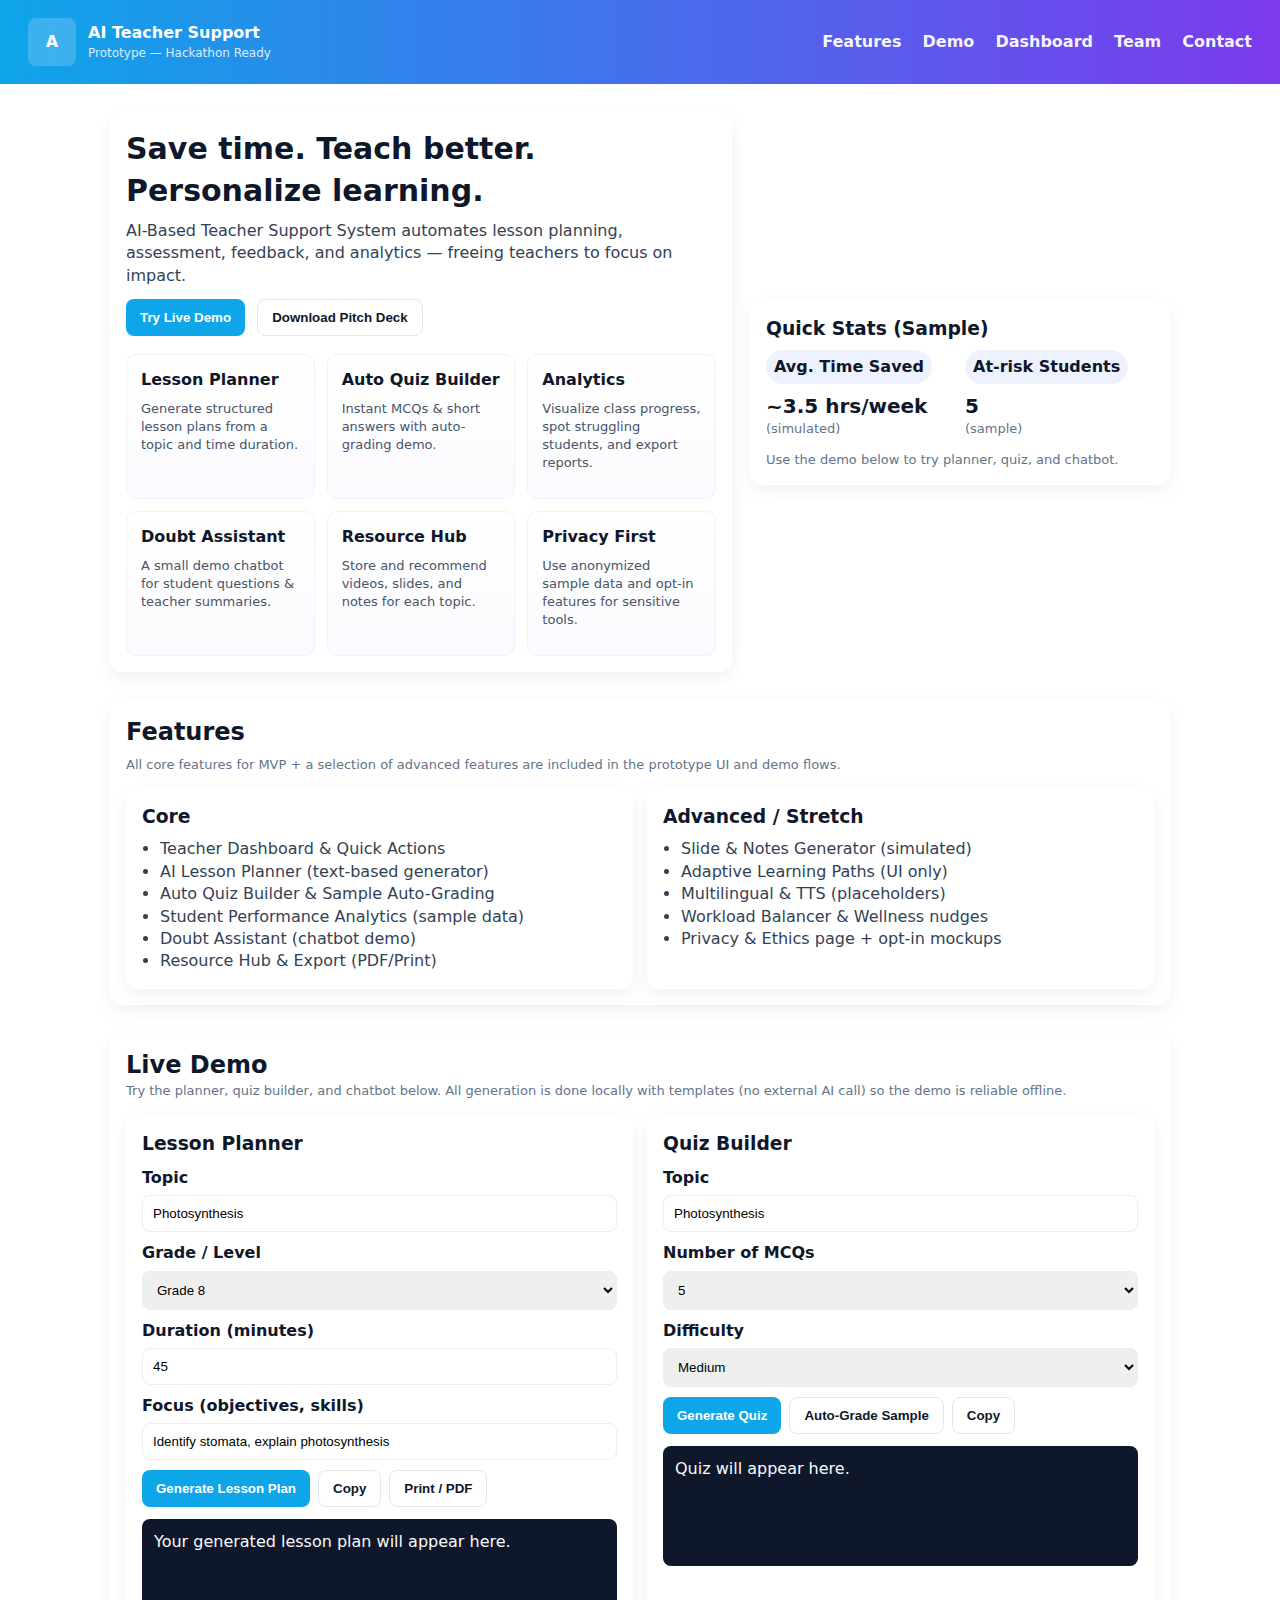
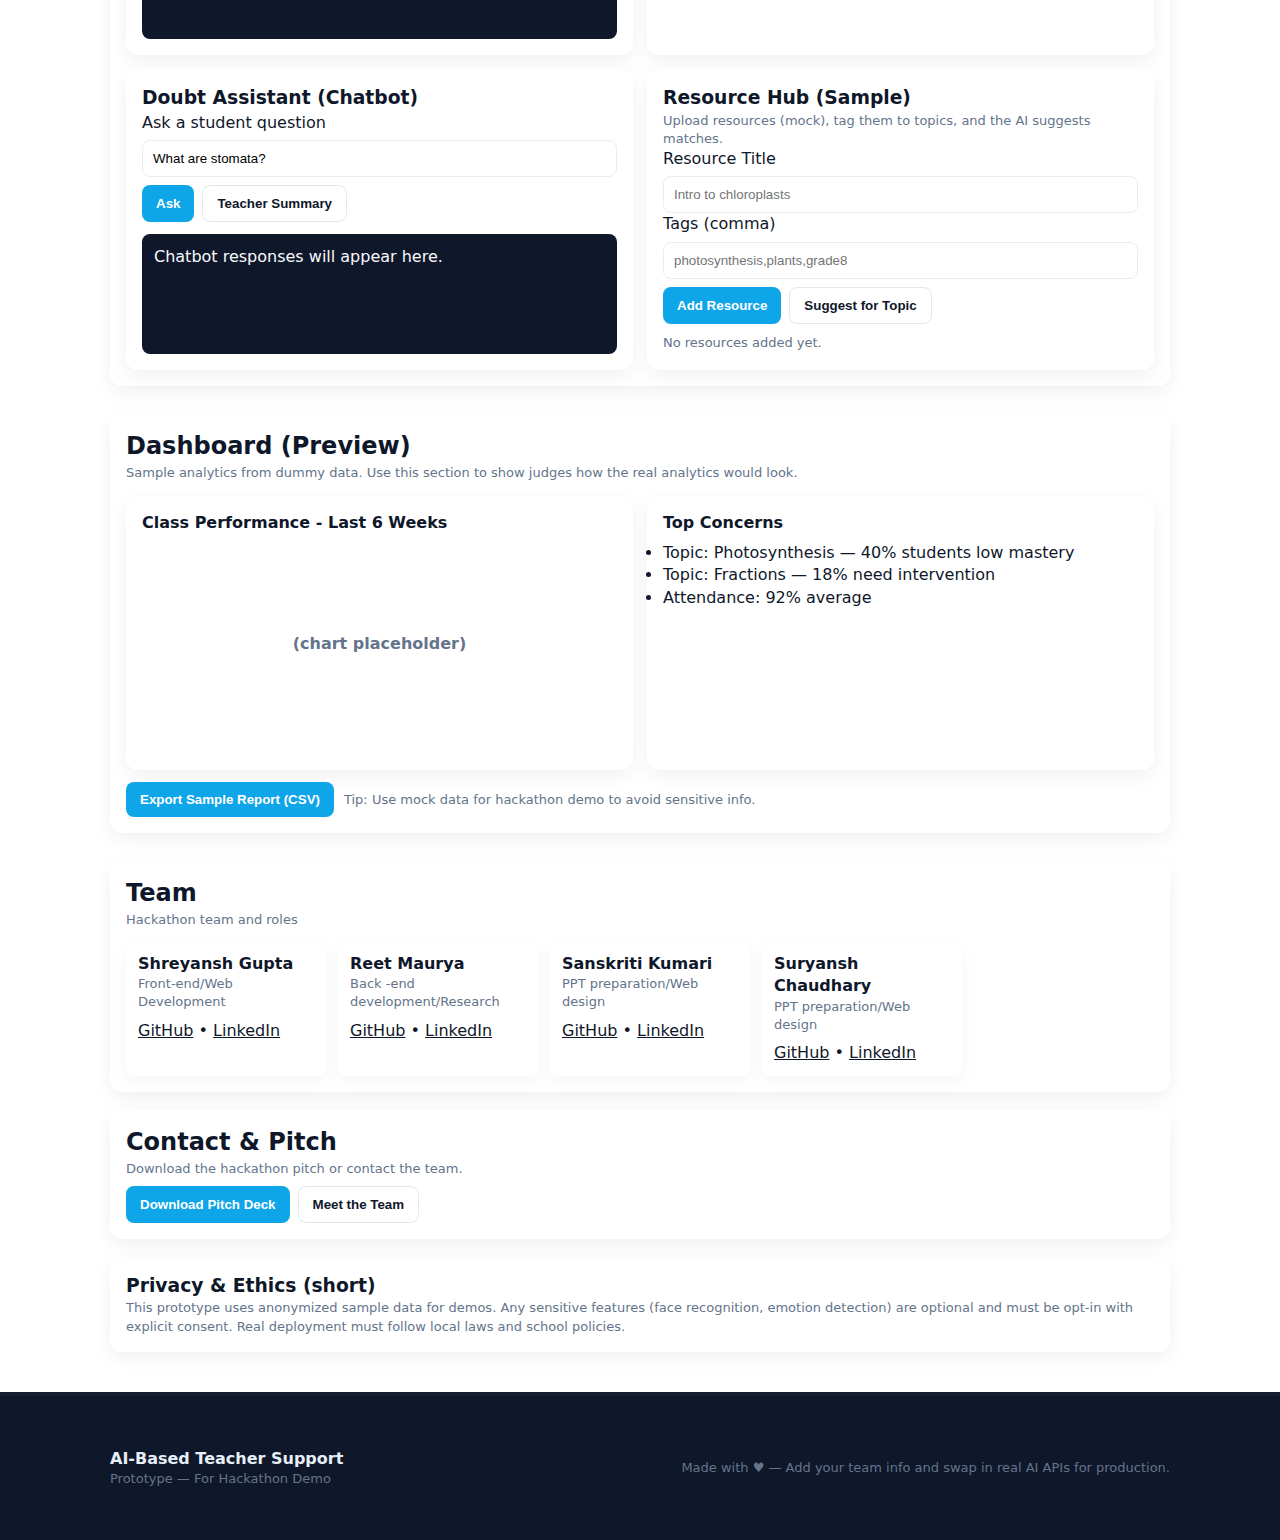
<file: index.html>
<!doctype html>
<html lang="en">
<head>
  <meta charset="utf-8" />
  <meta name="viewport" content="width=device-width, initial-scale=1" />
  <title>AI-Based Teacher Support System — Prototype</title>
  <meta name="description" content="Prototype for AI-Based Teacher Support System — lesson planner, quiz builder, analytics, chatbot, resources, and demo dashboard." />
  <link rel="stylesheet" href="css/styles.css">
</head>
<body>
  <header>
    <div class="brand">
      <div class="logo">A</div>
      <div>
        <div style="font-weight:800">AI Teacher Support</div>
        <div style="font-size:12px;color:rgba(255,255,255,0.85)">Prototype — Hackathon Ready</div>
      </div>
    </div>
    <nav>
      <a href="#features">Features</a>
      <a href="#demo">Demo</a>
      <a href="#dashboard">Dashboard</a>
      <a href="#team">Team</a>
      <a href="#contact">Contact</a>
    </nav>
  </header>

  <main class="container">
    <!-- HERO -->
    <section class="hero grid two-col">
      <div class="hero-left card">
        <h1>Save time. Teach better. Personalize learning.</h1>
        <p>AI-Based Teacher Support System automates lesson planning, assessment, feedback, and analytics — freeing teachers to focus on impact.</p>
        <div class="cta">
          <button class="btn" onclick="document.getElementById('demo').scrollIntoView({behavior:'smooth'})">Try Live Demo</button>
          <button class="btn secondary" onclick="downloadPitch()">Download Pitch Deck</button>
        </div>

        <div class="features" style="margin-top:18px">
          <div class="feature"><h4>Lesson Planner</h4><p>Generate structured lesson plans from a topic and time duration.</p></div>
          <div class="feature"><h4>Auto Quiz Builder</h4><p>Instant MCQs & short answers with auto-grading demo.</p></div>
          <div class="feature"><h4>Analytics</h4><p>Visualize class progress, spot struggling students, and export reports.</p></div>
          <div class="feature"><h4>Doubt Assistant</h4><p>A small demo chatbot for student questions & teacher summaries.</p></div>
          <div class="feature"><h4>Resource Hub</h4><p>Store and recommend videos, slides, and notes for each topic.</p></div>
          <div class="feature"><h4>Privacy First</h4><p>Use anonymized sample data and opt-in features for sensitive tools.</p></div>
        </div>
      </div>

      <aside class="card">
        <h3 style="margin-bottom:8px">Quick Stats (Sample)</h3>
        <div style="display:flex;gap:10px;margin-bottom:12px">
          <div style="flex:1">
            <div class="chip">Avg. Time Saved</div>
            <div style="font-size:20px;font-weight:800;margin-top:8px">~3.5 hrs/week</div>
            <div class="muted">(simulated)</div>
          </div>
          <div style="flex:1">
            <div class="chip">At-risk Students</div>
            <div style="font-size:20px;font-weight:800;margin-top:8px">5</div>
            <div class="muted">(sample)</div>
          </div>
        </div>
        <div class="muted">Use the demo below to try planner, quiz, and chatbot.</div>
      </aside>
    </section>

    <!-- FEATURES DETAIL -->
    <section id="features" style="margin-top:28px">
      <div class="card">
        <h2>Features</h2>
        <p class="muted" style="margin-top:6px">All core features for MVP + a selection of advanced features are included in the prototype UI and demo flows.</p>

        <div style="display:grid;grid-template-columns:1fr 1fr;gap:14px;margin-top:14px">
          <div class="card">
            <h3>Core</h3>
            <ul style="margin-top:8px;list-style:disc;margin-left:18px;color:#334155">
              <li>Teacher Dashboard & Quick Actions</li>
              <li>AI Lesson Planner (text-based generator)</li>
              <li>Auto Quiz Builder & Sample Auto-Grading</li>
              <li>Student Performance Analytics (sample data)</li>
              <li>Doubt Assistant (chatbot demo)</li>
              <li>Resource Hub & Export (PDF/Print)</li>
            </ul>
          </div>
          <div class="card">
            <h3>Advanced / Stretch</h3>
            <ul style="margin-top:8px;list-style:disc;margin-left:18px;color:#334155">
              <li>Slide & Notes Generator (simulated)</li>
              <li>Adaptive Learning Paths (UI only)</li>
              <li>Multilingual & TTS (placeholders)</li>
              <li>Workload Balancer & Wellness nudges</li>
              <li>Privacy & Ethics page + opt-in mockups</li>
            </ul>
          </div>
        </div>
      </div>
    </section>

    <!-- DEMO -->
    <section id="demo" style="margin-top:28px">
      <div class="card">
        <h2>Live Demo</h2>
        <p class="muted">Try the planner, quiz builder, and chatbot below. All generation is done locally with templates (no external AI call) so the demo is reliable offline.</p>

        <div style="display:grid;grid-template-columns:1fr 1fr;gap:14px;margin-top:14px">
          <!-- Lesson Planner -->
          <div class="card">
            <h3>Lesson Planner</h3>
            <div class="demo-controls">
              <label>Topic</label>
              <input id="lp-topic" type="text" placeholder="e.g. Photosynthesis" value="Photosynthesis">

              <label>Grade / Level</label>
              <select id="lp-grade"><option>Grade 6</option><option selected>Grade 8</option><option>High School</option><option>College</option></select>

              <label>Duration (minutes)</label>
              <input id="lp-duration" type="text" placeholder="e.g. 45" value="45">

              <label>Focus (objectives, skills)</label>
              <input id="lp-focus" type="text" placeholder="e.g. Identify stomata, explain photosynthesis" value="Identify stomata, explain photosynthesis">

              <div style="margin-top:10px;display:flex;gap:8px">
                <button class="btn" onclick="generateLesson()">Generate Lesson Plan</button>
                <button class="btn secondary" onclick="copyToClipboard('lesson-output')">Copy</button>
                <button class="btn secondary" onclick="printArea('lesson-output')">Print / PDF</button>
              </div>

              <div id="lesson-output" class="output" style="min-height:120px;margin-top:12px">Your generated lesson plan will appear here.</div>
            </div>
          </div>

          <!-- Quiz Builder -->
          <div class="card">
            <h3>Quiz Builder</h3>
            <div class="demo-controls">
              <label>Topic</label>
              <input id="q-topic" type="text" placeholder="e.g. Photosynthesis" value="Photosynthesis">
              <label>Number of MCQs</label>
              <select id="q-count"><option>3</option><option selected>5</option><option>8</option></select>
              <label>Difficulty</label>
              <select id="q-diff"><option>Easy</option><option selected>Medium</option><option>Hard</option></select>

              <div style="margin-top:10px;display:flex;gap:8px">
                <button class="btn" onclick="generateQuiz()">Generate Quiz</button>
                <button class="btn secondary" onclick="gradeSampleAnswers()">Auto-Grade Sample</button>
                <button class="btn secondary" onclick="copyToClipboard('quiz-output')">Copy</button>
              </div>

              <div id="quiz-output" class="output" style="min-height:120px;margin-top:12px">Quiz will appear here.</div>
            </div>
          </div>
        </div>

        <div style="display:grid;grid-template-columns:1fr 1fr;gap:14px;margin-top:14px">
          <!-- Chatbot -->
          <div class="card">
            <h3>Doubt Assistant (Chatbot)</h3>
            <div>
              <label>Ask a student question</label>
              <input id="chat-input" type="text" placeholder="e.g. What are stomata?" value="What are stomata?">
              <div style="margin-top:8px;display:flex;gap:8px"><button class="btn" onclick="chatAsk()">Ask</button>
              <button class="btn secondary" onclick="summarizeDoubts()">Teacher Summary</button></div>

              <div id="chat-output" class="output" style="min-height:120px;margin-top:12px">Chatbot responses will appear here.</div>
            </div>
          </div>

          <!-- Resource Hub -->
          <div class="card">
            <h3>Resource Hub (Sample)</h3>
            <p class="muted">Upload resources (mock), tag them to topics, and the AI suggests matches.</p>
            <label>Resource Title</label>
            <input id="res-title" type="text" placeholder="Intro to chloroplasts">
            <label>Tags (comma)</label>
            <input id="res-tags" type="text" placeholder="photosynthesis,plants,grade8">
            <div style="margin-top:8px;display:flex;gap:8px"><button class="btn" onclick="addResource()">Add Resource</button>
            <button class="btn secondary" onclick="suggestResources()">Suggest for Topic</button></div>
            <div id="res-list" style="margin-top:10px"></div>
          </div>
        </div>
      </div>
    </section>

    <!-- DASHBOARD -->
    <section id="dashboard" style="margin-top:28px">
      <div class="card">
        <h2>Dashboard (Preview)</h2>
        <p class="muted">Sample analytics from dummy data. Use this section to show judges how the real analytics would look.</p>

        <div style="display:grid;grid-template-columns:1fr 1fr;gap:14px;margin-top:14px">
          <div class="card">
            <h4>Class Performance - Last 6 Weeks</h4>
            <div class="chart" id="chart-class">(chart placeholder)</div>
          </div>
          <div class="card">
            <h4>Top Concerns</h4>
            <ul style="margin-top:8px">
              <li>Topic: Photosynthesis — 40% students low mastery</li>
              <li>Topic: Fractions — 18% need intervention</li>
              <li>Attendance: 92% average</li>
            </ul>
          </div>
        </div>

        <div style="margin-top:12px;display:flex;gap:10px;align-items:center">
          <button class="btn" onclick="downloadCSV()">Export Sample Report (CSV)</button>
          <div class="muted">Tip: Use mock data for hackathon demo to avoid sensitive info.</div>
        </div>
      </div>
    </section>

    <!-- TEAM + CONTACT -->
    <section id="team" style="margin-top:28px">
      <div class="card">
        <h2>Team</h2>
        <p class="muted">Hackathon team and roles</p>
        <div style="display:flex;gap:12px;margin-top:12px;flex-wrap:wrap">
          <div style="flex:0 0 200px;background:#fff;border-radius:8px;padding:12px;box-shadow:0 6px 18px rgba(2,6,23,0.04)">
            <div style="font-weight:800">Shreyansh Gupta</div>
            <div class="muted">Front-end/Web Development</div>
            <div style="margin-top:8px"><a href="https://github.com/ShreyanshGupta205" target="_blank" rel="noopener noreferrer">GitHub</a> • <a href="https://www.linkedin.com/in/shreyanshgupta205/" target="_blank" rel="noopener noreferrer">LinkedIn</a></div>
          </div>
          <div style="flex:0 0 200px;background:#fff;border-radius:8px;padding:12px;box-shadow:0 6px 18px rgba(2,6,23,0.04)">
            <div style="font-weight:800">Reet Maurya</div>
            <div class="muted">Back -end development/Research</div>
            <div style="margin-top:8px"><a href="#" target="_blank" rel="noopener noreferrer">GitHub</a> • <a href="https://www.linkedin.com/in/reet1309/" target="_blank" rel="noopener noreferrer">LinkedIn</a></div>
          </div>
          <div style="flex:0 0 200px;background:#fff;border-radius:8px;padding:12px;box-shadow:0 6px 18px rgba(2,6,23,0.04)">
            <div style="font-weight:800">Sanskriti Kumari</div>
            <div class="muted">PPT preparation/Web design</div>
            <div style="margin-top:8px"><a href="https://github.com/sanskriti2005-bot" target="_blank" rel="noopener noreferrer">GitHub</a> • <a href="https://in.linkedin.com/in/sanskriti-singh-81b84131a" target="_blank" rel="noopener noreferrer">LinkedIn</a></div>
          </div>
          <div style="flex:0 0 200px;background:#fff;border-radius:8px;padding:12px;box-shadow:0 6px 18px rgba(2,6,23,0.04)">
            <div style="font-weight:800">Suryansh Chaudhary</div>
            <div class="muted">PPT preparation/Web design</div>
            <div style="margin-top:8px"><a href="https://github.com/suryanshchaudhary4" target="_blank" rel="noopener noreferrer">GitHub</a> • <a href="https://www.linkedin.com/in/suryansh-chaudhary-44913636a/" target="_blank" rel="noopener noreferrer">LinkedIn</a></div>
          </div>
        </div>
      </div>
    </section>

   

    <section id="contact" style="margin-top:18px">
      <div class="card">
        <h2>Contact & Pitch</h2>
        <p class="muted">Download the hackathon pitch or contact the team.</p>
        <div style="display:flex;gap:8px;flex-wrap:wrap;margin-top:8px">
          <button class="btn" onclick="downloadPitch()">Download Pitch Deck</button>
          <button class="btn secondary" onclick="window.location='#team'">Meet the Team</button>
        </div>
      </div>
    </section>

    <section id="privacy" style="margin-top:18px">
      <div class="card">
        <h3>Privacy & Ethics (short)</h3>
        <p class="muted">This prototype uses anonymized sample data for demos. Any sensitive features (face recognition, emotion detection) are optional and must be opt-in with explicit consent. Real deployment must follow local laws and school policies.</p>
      </div>
    </section>

  </main>

  <footer>
    <div class="container footer-grid">
      <div>
        <div style="font-weight:800">AI-Based Teacher Support</div>
        <div class="muted">Prototype — For Hackathon Demo</div>
      </div>
      <div class="muted">Made with ♥ — Add your team info and swap in real AI APIs for production.</div>
    </div>
  </footer>

  <script src="js/app.js"></script>
</body>
</html>
</file>
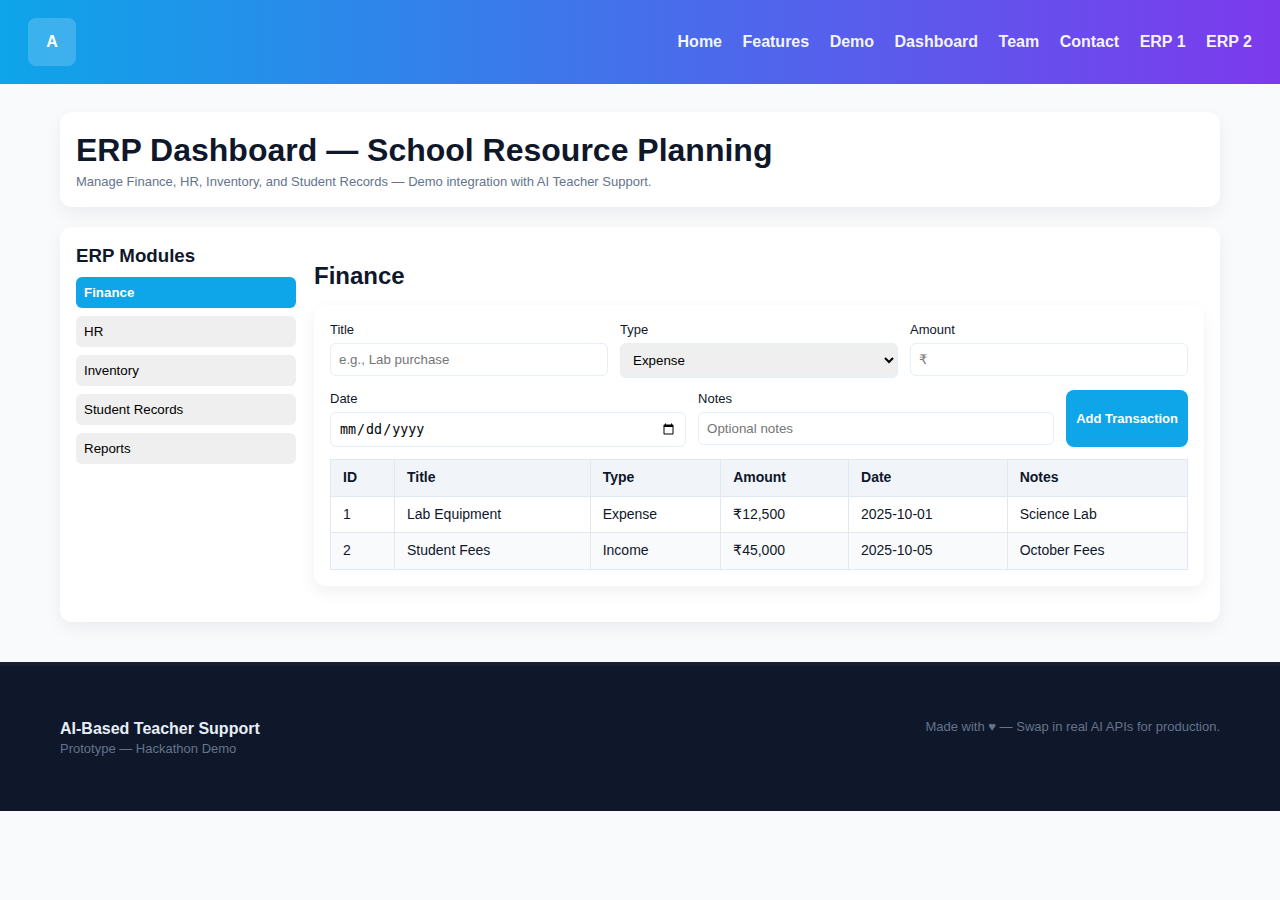
<file: ERP/ERP 1/index.html>
<!doctype html>
<html lang="en">
<head>
<meta charset="utf-8" />
<meta name="viewport" content="width=device-width, initial-scale=1" />
<title>ERP — AI-Based Teacher Support System</title>
<style>
  /* Basic Reset */
  * { box-sizing: border-box; margin:0; padding:0; }
  html, body { font-family: Inter, sans-serif; line-height:1.4; background:#f8fafc; color:#0f172a; }
  a { text-decoration:none; color:inherit; }

  /* Header */
  header { display:flex; justify-content:space-between; align-items:center; padding:18px 28px; background:linear-gradient(90deg,#0ea5e9,#7c3aed); color:white; }
  .logo { width:48px; height:48px; border-radius:8px; background: rgba(255,255,255,0.18); display:flex; justify-content:center; align-items:center; font-weight:700; }
  nav a { margin-left:16px; font-weight:600; color: rgba(255,255,255,0.95); }

  /* Container */
  .container { max-width:1200px; margin:28px auto; padding:0 20px; }
  .hero-left { margin-bottom:18px; }
  .hero h1 { font-size:28px; margin-bottom:8px; }
  .muted { color:#64748b; font-size:13px; }

  .card { background:white; border-radius:12px; box-shadow:0 6px 18px rgba(15,23,42,0.06); padding:16px; margin-bottom:20px; }
  .cta { display:flex; gap:12px; margin-bottom:18px; }
  .btn { background:#0ea5e9; color:white; border:none; padding:10px 14px; border-radius:8px; font-weight:700; cursor:pointer; }
  .btn.secondary { background:white; color:#0f172a; border:1px solid #e2e8f0; }
  .btn.small { padding:6px 10px; font-size:13px; }

  /* Sidebar & modules */
  .erp-container { display:flex; gap:18px; }
  .erp-sidebar { flex:0 0 220px; }
  .erp-sidebar h3 { margin-bottom:8px; }
  .erp-sidebar ul { list-style:none; }
  .erp-sidebar li { margin-bottom:8px; }
  .erp-sidebar button { width:100%; padding:8px; border:none; border-radius:6px; cursor:pointer; text-align:left; }
  .erp-sidebar button.active { background:#0ea5e9; color:white; font-weight:700; }

  .erp-main { flex:1; }
  .module { display:none; }
  .module[data-visible] { display:block; margin-top:16px; }
  .module-header { display:flex; justify-content:space-between; align-items:center; margin-bottom:12px; }
  .module-actions { display:flex; gap:10px; }

  /* Forms */
  .form-row { display:flex; gap:12px; margin-bottom:12px; flex-wrap:wrap; }
  .form-row label { display:flex; flex-direction:column; flex:1; font-size:13px; }
  .form-row input, .form-row select { padding:8px; border-radius:6px; border:1px solid #e6eef6; margin-top:4px; }

  /* Tables */
  .table-wrap { overflow-x:auto; margin-top:12px; }
  table { width:100%; border-collapse:collapse; font-size:14px; }
  thead { background:#f1f5f9; }
  th, td { padding:8px 12px; border:1px solid #e2e8f0; text-align:left; }
  th { font-weight:700; }
  tr:nth-child(even) { background:#f9fafb; }

  .report-output { background:#f1f5f9; padding:10px; white-space: pre-wrap; border-radius:6px; font-family: monospace; }

  /* Footer */
  footer { margin-top:40px; padding:24px; background:#0f172a; color:#e6eef6; border-top:4px solid rgba(255,255,255,0.03); }
  footer .footer-grid { display:flex; justify-content:space-between; flex-wrap:wrap; gap:12px; }
</style>
</head>
<body>

<header>
  <div class="logo">A</div>
  <nav>
      <a href="../index.html">Home</a>
      <a href="Features.html">Features</a>
      <a href="Demo.html">Demo</a>
      <a href="Dashboard.html">Dashboard</a>
      <a href="Team.html">Team</a>
      <a href="Contact.html">Contact</a>
      <a href="../ERP/ERP 1/index.html">ERP 1</a>
      <a href="../ERP/Erp 2/index.html">ERP 2</a>
    </nav>
</header>

<main class="container">
  <div class="hero-left card">
    <h1>ERP Dashboard — School Resource Planning</h1>
    <p class="muted">Manage Finance, HR, Inventory, and Student Records — Demo integration with AI Teacher Support.</p>
  </div>

  <div class="card erp-container">
    <!-- Sidebar -->
    <aside class="erp-sidebar">
      <h3>ERP Modules</h3>
      <ul>
        <li><button data-module="finance" class="mod-btn active">Finance</button></li>
        <li><button data-module="hr" class="mod-btn">HR</button></li>
        <li><button data-module="inventory" class="mod-btn">Inventory</button></li>
        <li><button data-module="student" class="mod-btn">Student Records</button></li>
        <li><button data-module="reports" class="mod-btn">Reports</button></li>
      </ul>
    </aside>

    <!-- Modules -->
    <section class="erp-main">
      <!-- Finance -->
      <div class="module" id="finance" data-visible>
        <div class="module-header"><h2>Finance</h2></div>
        <div class="module-body card">
          <div class="form-row">
            <label>Title <input id="fin-title" placeholder="e.g., Lab purchase"></label>
            <label>Type <select id="fin-type"><option>Expense</option><option>Income</option></select></label>
            <label>Amount <input id="fin-amount" type="number" placeholder="₹"></label>
          </div>
          <div class="form-row">
            <label>Date <input id="fin-date" type="date"></label>
            <label style="flex:1">Notes <input id="fin-notes" placeholder="Optional notes"></label>
            <button id="add-fin" class="btn small">Add Transaction</button>
          </div>
          <div class="table-wrap">
            <table id="fin-table">
              <thead><tr><th>ID</th><th>Title</th><th>Type</th><th>Amount</th><th>Date</th><th>Notes</th></tr></thead>
              <tbody>
                <tr><td>1</td><td>Lab Equipment</td><td>Expense</td><td>₹12,500</td><td>2025-10-01</td><td>Science Lab</td></tr>
                <tr><td>2</td><td>Student Fees</td><td>Income</td><td>₹45,000</td><td>2025-10-05</td><td>October Fees</td></tr>
              </tbody>
            </table>
          </div>
        </div>
      </div>

      <!-- HR -->
      <div class="module" id="hr">
        <div class="module-header"><h2>HR</h2></div>
        <div class="module-body card">
          <div class="form-row">
            <label>Name <input id="hr-name" placeholder="Full name"></label>
            <label>Role <select id="hr-role"><option>Teacher</option><option>Admin</option><option>Support</option></select></label>
            <label>Salary <input id="hr-salary" type="number"></label>
          </div>
          <div class="form-row">
            <label>Join Date <input id="hr-join" type="date"></label>
            <label style="flex:1">Notes <input id="hr-notes" placeholder="Optional notes"></label>
            <button id="add-hr" class="btn small">Add Staff</button>
          </div>
          <div class="table-wrap">
            <table id="hr-table">
              <thead><tr><th>ID</th><th>Name</th><th>Role</th><th>Salary</th><th>Joined</th></tr></thead>
              <tbody>
                <tr><td>1</td><td>Mr. Sharma</td><td>Teacher</td><td>₹35,000</td><td>2025-06-01</td></tr>
                <tr><td>2</td><td>Ms. Mehta</td><td>Admin</td><td>₹28,000</td><td>2025-07-15</td></tr>
              </tbody>
            </table>
          </div>
        </div>
      </div>

      <!-- Inventory -->
      <div class="module" id="inventory">
        <div class="module-header"><h2>Inventory</h2></div>
        <div class="module-body card">
          <div class="form-row">
            <label>Item Name <input id="inv-name"></label>
            <label>Category <input id="inv-cat"></label>
            <label>Qty <input id="inv-qty" type="number"></label>
          </div>
          <div class="form-row">
            <label>Location <input id="inv-loc"></label>
            <label style="flex:1">Notes <input id="inv-notes"></label>
            <button id="add-inv" class="btn small">Add Item</button>
          </div>
          <div class="table-wrap">
            <table id="inv-table">
              <thead><tr><th>ID</th><th>Item</th><th>Category</th><th>Qty</th><th>Location</th></tr></thead>
              <tbody>
                <tr><td>1</td><td>Chairs</td><td>Furniture</td><td>50</td><td>Classroom</td></tr>
                <tr><td>2</td><td>Notebooks</td><td>Stationery</td><td>200</td><td>Store Room</td></tr>
              </tbody>
            </table>
          </div>
        </div>
      </div>

      <!-- Student Records -->
      <div class="module" id="student">
        <div class="module-header"><h2>Student Records</h2></div>
        <div class="module-body card">
          <div class="form-row">
            <label>Name <input id="stu-name"></label>
            <label>Grade <input id="stu-grade" type="number" min="1" max="12"></label>
            <label>Roll <input id="stu-roll"></label>
          </div>
          <div class="form-row">
            <label>Parent <input id="stu-parent"></label>
            <label style="flex:1">Notes <input id="stu-notes"></label>
            <button id="add-stu" class="btn small">Add Student</button>
          </div>
          <div class="table-wrap">
            <table id="stu-table">
              <thead><tr><th>ID</th><th>Name</th><th>Grade</th><th>Roll</th><th>Parent</th></tr></thead>
              <tbody>
                <tr><td>1</td><td>Aman</td><td>6</td><td>12</td><td>Mr. Gupta</td></tr>
                <tr><td>2</td><td>Riya</td><td>7</td><td>7</td><td>Ms. Sharma</td></tr>
              </tbody>
            </table>
          </div>
        </div>
      </div>

      <!-- Reports -->
      <div class="module" id="reports">
        <div class="module-header"><h2>Reports</h2></div>
        <div class="module-body card">
          <button id="gen-report" class="btn small">Generate Combined Report</button>
          <pre id="report-output" class="report-output">No report generated yet.</pre>
        </div>
      </div>
    </section>
  </div>
</main>

<footer>
  <div class="container footer-grid">
    <div><div style="font-weight:800">AI-Based Teacher Support</div><div class="muted">Prototype — Hackathon Demo</div></div>
    <div class="muted">Made with ♥ — Swap in real AI APIs for production.</div>
  </div>
</footer>

<script>
  // Module toggle
  const buttons = document.querySelectorAll('.mod-btn');
  const modules = document.querySelectorAll('.module');
  buttons.forEach(btn=>{
    btn.addEventListener('click', ()=>{
      buttons.forEach(b=>b.classList.remove('active'));
      btn.classList.add('active');
      const target=btn.getAttribute('data-module');
      modules.forEach(m=>m.id===target?m.setAttribute('data-visible',''):m.removeAttribute('data-visible'));
    });
  });

  function addRow(tableId, values){
    const table = document.getElementById(tableId).querySelector('tbody');
    const id = table.rows.length + 1;
    const row = table.insertRow();
    row.innerHTML = `<td>${id}</td>` + values.map(v=>`<td>${v}</td>`).join('');
  }

  // Finance
  document.getElementById('add-fin').addEventListener('click',()=>{
    const title=document.getElementById('fin-title').value;
    const type=document.getElementById('fin-type').value;
    const amount=document.getElementById('fin-amount').value;
    const date=document.getElementById('fin-date').value;
    const notes=document.getElementById('fin-notes').value;
    if(!title||!amount||!date)return alert("Fill Title, Amount and Date");
    addRow('fin-table',[title,type,'₹'+amount,date,notes]);
    document.getElementById('fin-title').value='';document.getElementById('fin-amount').value='';document.getElementById('fin-date').value='';document.getElementById('fin-notes').value='';
  });

  // HR
  document.getElementById('add-hr').addEventListener('click',()=>{
    const name=document.getElementById('hr-name').value;
    const role=document.getElementById('hr-role').value;
    const salary=document.getElementById('hr-salary').value;
    const join=document.getElementById('hr-join').value;
    const notes=document.getElementById('hr-notes').value;
    if(!name||!salary||!join)return alert("Fill Name, Salary and Join Date");
    addRow('hr-table',[name,role,'₹'+salary,join,notes]);
    document.getElementById('hr-name').value='';document.getElementById('hr-salary').value='';document.getElementById('hr-join').value='';document.getElementById('hr-notes').value='';
  });

  // Inventory
  document.getElementById('add-inv').addEventListener('click',()=>{
    const name=document.getElementById('inv-name').value;
    const cat=document.getElementById('inv-cat').value;
    const qty=document.getElementById('inv-qty').value;
    const loc=document.getElementById('inv-loc').value;
    const notes=document.getElementById('inv-notes').value;
    if(!name||!qty)return alert("Fill Item Name and Qty");
    addRow('inv-table',[name,cat,qty,loc,notes]);
    document.getElementById('inv-name').value='';document.getElementById('inv-cat').value='';document.getElementById('inv-qty').value='';document.getElementById('inv-loc').value='';document.getElementById('inv-notes').value='';
  });

  // Student
  document.getElementById('add-stu').addEventListener('click',()=>{
    const name=document.getElementById('stu-name').value;
    const grade=document.getElementById('stu-grade').value;
    const roll=document.getElementById('stu-roll').value;
    const parent=document.getElementById('stu-parent').value;
    const notes=document.getElementById('stu-notes').value;
    if(!name||!grade||!roll)return alert("Fill Name, Grade and Roll");
    addRow('stu-table',[name,grade,roll,parent,notes]);
    document.getElementById('stu-name').value='';document.getElementById('stu-grade').value='';document.getElementById('stu-roll').value='';document.getElementById('stu-parent').value='';document.getElementById('stu-notes').value='';
  });

  // Reports
  document.getElementById('gen-report').addEventListener('click',()=>{
    const report=[];
    ['fin-table','hr-table','inv-table','stu-table'].forEach(id=>{
      const table=document.getElementById(id);
      [...table.rows].slice(1).forEach(r=>report.push([...r.cells].map(c=>c.textContent).join(',')));
    });
    document.getElementById('report-output').textContent=report.length?report.join('\n'):'No data available';
  });
</script>

</body>
</html>
</file>
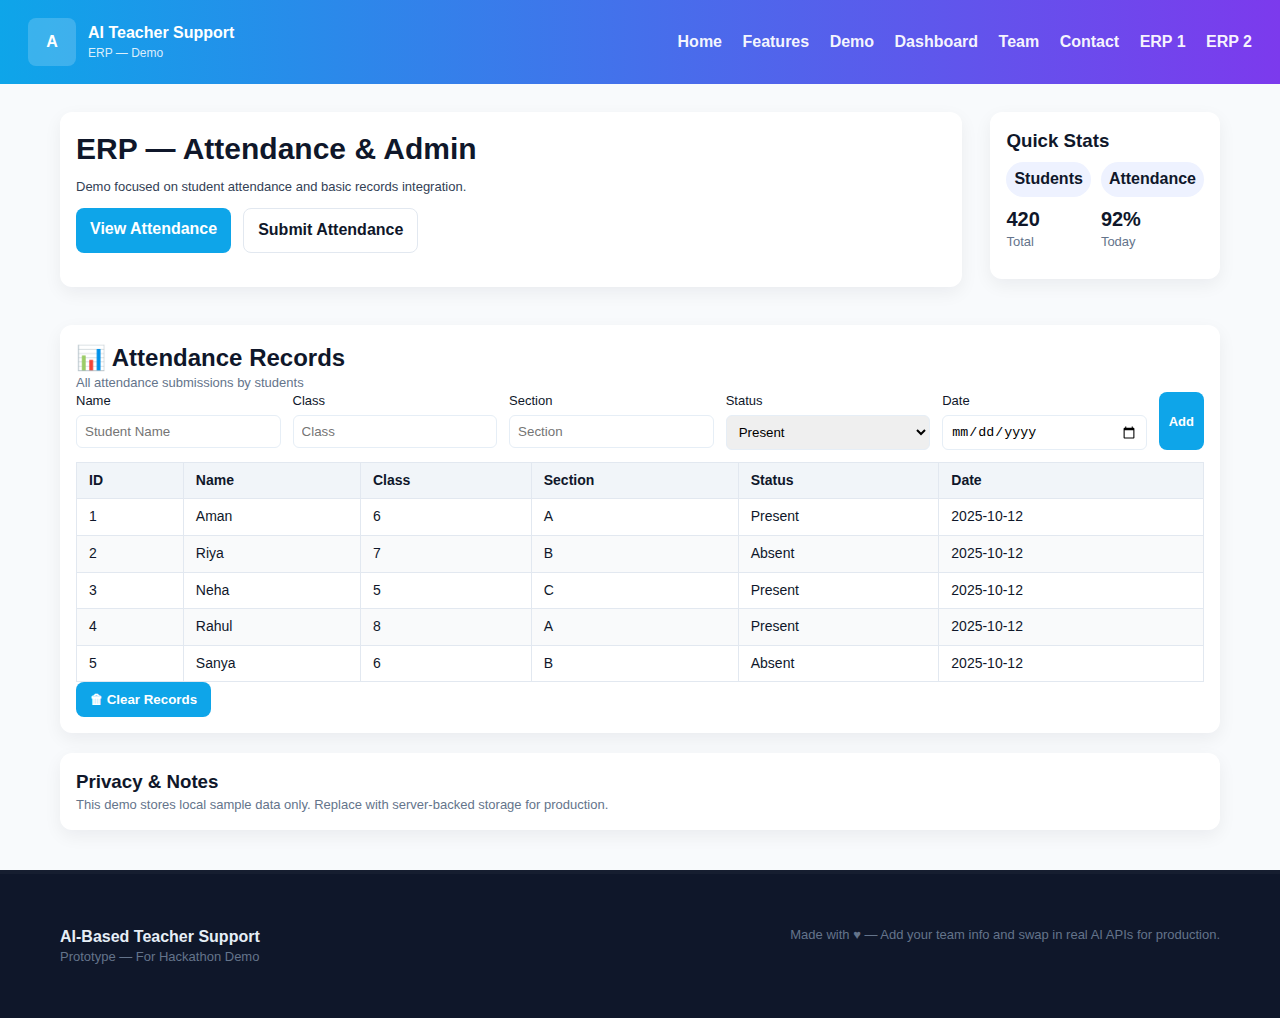
<file: ERP/Erp 2/index.html>
<!DOCTYPE html>
<html lang="en">
<head>
  <meta charset="UTF-8" />
  <meta name="viewport" content="width=device-width, initial-scale=1.0" />
  <title>ERP Dashboard | AI Teacher System</title>
  <style>
    /* Basic Reset */
    * { box-sizing: border-box; margin: 0; padding: 0; }
    html, body { font-family: Inter, sans-serif; line-height: 1.4; color: #0f172a; background: #f8fafc; }
    a { text-decoration: none; color: inherit; }

    /* Header */
    header { background: linear-gradient(90deg,#0ea5e9,#7c3aed); color: white; padding: 18px 28px; display: flex; justify-content: space-between; align-items: center; }
    header .brand { display: flex; gap: 12px; align-items: center; }
    .logo { width: 48px; height: 48px; border-radius: 8px; background: rgba(255,255,255,0.18); display: flex; justify-content: center; align-items: center; font-weight: 700; }
    nav a { margin-left: 16px; color: rgba(255,255,255,0.95); font-weight: 600; }

    /* Container & Hero */
    .container { max-width: 1200px; margin: 28px auto; padding: 0 20px; }
    .hero { display: flex; gap: 28px; align-items: flex-start; }
    .hero-left { flex: 1; }
    .hero h1 { font-size: 30px; margin-bottom: 8px; }
    .hero p { color: #334155; margin-bottom: 12px; }
    .cta { display: flex; gap: 12px; margin-bottom: 18px; }
    .btn { background: #0ea5e9; color: white; padding: 10px 14px; border-radius: 8px; font-weight: 700; border: none; cursor: pointer; }
    .btn.secondary { background: white; color: #0f172a; border: 1px solid #e2e8f0; }
    .btn.small { padding: 6px 10px; font-size: 13px; }

    /* Card */
    .card { background: white; border-radius: 12px; box-shadow: 0 6px 18px rgba(15,23,42,0.06); padding: 16px; margin-bottom: 20px; }

    /* Table */
    .table-wrapper { overflow-x: auto; margin-top: 12px; }
    table { width: 100%; border-collapse: collapse; font-size: 14px; }
    th, td { padding: 8px 12px; border: 1px solid #e2e8f0; text-align: left; }
    th { font-weight: 700; background: #f1f5f9; }
    tr:nth-child(even) { background: #f9fafb; }

    .muted { color: #64748b; font-size: 13px; }
    .chip { display: inline-block; padding: 6px 8px; background: #eef2ff; border-radius: 999px; font-weight: 700; color: #0f172a; }

    footer { margin-top: 40px; padding: 24px; background: #0f172a; color: #e6eef6; border-top: 4px solid rgba(255,255,255,0.03); }
    footer .footer-grid { display: flex; justify-content: space-between; flex-wrap: wrap; gap: 12px; }

    .form-row { display: flex; gap: 12px; margin-bottom: 12px; flex-wrap: wrap; }
    .form-row label { display: flex; flex-direction: column; flex: 1; font-size: 13px; }
    .form-row input, .form-row select { padding: 8px; border-radius: 6px; border: 1px solid #e6eef6; margin-top: 4px; }
  </style>
</head>
<body>

<header>
  <div class="brand">
    <div class="logo">A</div>
    <div>
      <div style="font-weight:800">AI Teacher Support</div>
      <div style="font-size:12px;color:rgba(255,255,255,0.85)">ERP — Demo</div>
    </div>
  </div>
  <nav>
      <a href="../index.html">Home</a>
      <a href="Features.html">Features</a>
      <a href="Demo.html">Demo</a>
      <a href="Dashboard.html">Dashboard</a>
      <a href="Team.html">Team</a>
      <a href="Contact.html">Contact</a>
      <a href="../ERP/ERP 1/index.html">ERP 1</a>
      <a href="../ERP/Erp 2/index.html">ERP 2</a>
    </nav>
</header>

<main class="container">
  <section class="hero grid two-col">
    <div class="hero-left card">
      <h1>ERP — Attendance & Admin</h1>
      <p class="muted">Demo focused on student attendance and basic records integration.</p>
      <div class="cta">
        <a class="btn" href="#attendanceTable">View Attendance</a>
        <a class="btn secondary" href="#">Submit Attendance</a>
      </div>
    </div>

    <aside class="card">
      <h3 style="margin-bottom:8px">Quick Stats</h3>
      <div style="display:flex;gap:10px;margin-bottom:12px">
        <div style="flex:1">
          <div class="chip">Students</div>
          <div style="font-size:20px;font-weight:800;margin-top:8px">420</div>
          <div class="muted">Total</div>
        </div>
        <div style="flex:1">
          <div class="chip">Attendance</div>
          <div style="font-size:20px;font-weight:800;margin-top:8px">92%</div>
          <div class="muted">Today</div>
        </div>
      </div>
    </aside>
  </section>

  <section class="card" style="margin-top:18px">
    <h2>📊 Attendance Records</h2>
    <p class="muted">All attendance submissions by students</p>

    <div class="form-row">
      <label>Name <input id="nameInput" placeholder="Student Name"></label>
      <label>Class <input id="classInput" placeholder="Class"></label>
      <label>Section <input id="sectionInput" placeholder="Section"></label>
      <label>Status 
        <select id="statusInput">
          <option>Present</option>
          <option>Absent</option>
        </select>
      </label>
      <label>Date <input id="dateInput" type="date"></label>
      <button class="btn small" id="addAttendance">Add</button>
    </div>

    <div class="table-wrapper">
      <table id="attendanceTable">
        <thead>
          <tr>
            <th>ID</th>
            <th>Name</th>
            <th>Class</th>
            <th>Section</th>
            <th>Status</th>
            <th>Date</th>
          </tr>
        </thead>
        <tbody></tbody>
      </table>
    </div>

    <button class="btn" id="clearData">🗑 Clear Records</button>
  </section>

  <section id="privacy" style="margin-top:18px">
    <div class="card">
      <h3>Privacy & Notes</h3>
      <p class="muted">This demo stores local sample data only. Replace with server-backed storage for production.</p>
    </div>
  </section>
</main>

<footer>
  <div class="container footer-grid">
    <div>
      <div style="font-weight:800">AI-Based Teacher Support</div>
      <div class="muted">Prototype — For Hackathon Demo</div>
    </div>
    <div class="muted">Made with ♥ — Add your team info and swap in real AI APIs for production.</div>
  </div>
</footer>

<script>
  const tableBody = document.querySelector("#attendanceTable tbody");

  // Initial sample data
  const attendanceData = [
    { name: "Aman", class: "6", section: "A", status: "Present", date: "2025-10-12" },
    { name: "Riya", class: "7", section: "B", status: "Absent", date: "2025-10-12" },
    { name: "Neha", class: "5", section: "C", status: "Present", date: "2025-10-12" },
    { name: "Rahul", class: "8", section: "A", status: "Present", date: "2025-10-12" },
    { name: "Sanya", class: "6", section: "B", status: "Absent", date: "2025-10-12" },
  ];

  function renderTable() {
    tableBody.innerHTML = "";
    attendanceData.forEach((item, index) => {
      const row = document.createElement("tr");
      row.innerHTML = `
        <td>${index + 1}</td>
        <td>${item.name}</td>
        <td>${item.class}</td>
        <td>${item.section}</td>
        <td>${item.status}</td>
        <td>${item.date}</td>
      `;
      tableBody.appendChild(row);
    });
  }

  renderTable();

  // Add new attendance
  document.getElementById("addAttendance").addEventListener("click", () => {
    const name = document.getElementById("nameInput").value;
    const cls = document.getElementById("classInput").value;
    const sec = document.getElementById("sectionInput").value;
    const status = document.getElementById("statusInput").value;
    const date = document.getElementById("dateInput").value;

    if(!name || !cls || !sec || !date) {
      return alert("Please fill all fields");
    }

    attendanceData.push({ name, class: cls, section: sec, status, date });
    renderTable();

    // Clear inputs
    document.getElementById("nameInput").value = "";
    document.getElementById("classInput").value = "";
    document.getElementById("sectionInput").value = "";
    document.getElementById("dateInput").value = "";
  });

  // Clear all records
  document.getElementById("clearData").addEventListener("click", () => {
    if(confirm("Are you sure you want to clear all records?")) {
      attendanceData.length = 0;
      renderTable();
    }
  });
</script>

</body>
</html>
</file>
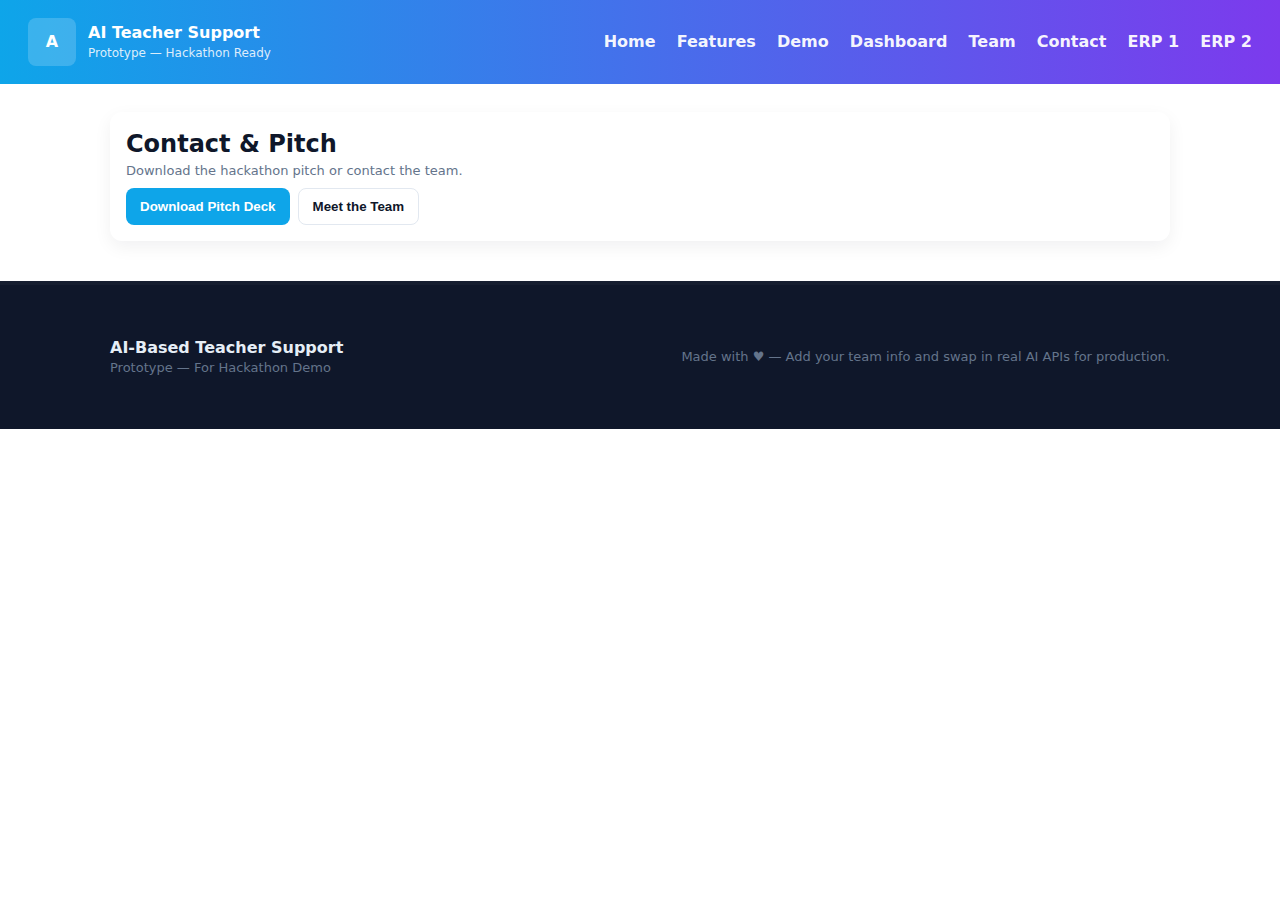
<file: Code/Contact.html>
<!doctype html>
<html lang="en">
<head>
  <meta charset="utf-8" />
  <meta name="viewport" content="width=device-width, initial-scale=1" />
  <title>Contact & Pitch — AI Teacher Support</title>
  <link rel="stylesheet" href="../css/styles.css">
</head>
<body>
  <header>
    <div class="brand">
      <div class="logo">A</div>
      <div>
        <div style="font-weight:800">AI Teacher Support</div>
        <div style="font-size:12px;color:rgba(255,255,255,0.85)">Prototype — Hackathon Ready</div>
      </div>
    </div>
    <nav>
      <a href="../index.html">Home</a>
      <a href="Features.html">Features</a>
      <a href="Demo.html">Demo</a>
      <a href="Dashboard.html">Dashboard</a>
      <a href="Team.html">Team</a>
      <a href="Contact.html">Contact</a>
      <a href="../ERP/ERP 1/index.html">ERP 1</a>
      <a href="../ERP/Erp 2/index.html">ERP 2</a>
    </nav>
  </header>

  <main class="container">
    <section id="contact" style="margin-top:18px">
      <div class="card">
        <h2>Contact & Pitch</h2>
        <p class="muted">Download the hackathon pitch or contact the team.</p>
        <div style="display:flex;gap:8px;flex-wrap:wrap;margin-top:8px">
          <button class="btn" onclick="downloadPitch()">Download Pitch Deck</button>
          <button class="btn secondary" onclick="window.location='Team.html'">Meet the Team</button>
        </div>
      </div>
    </section>
  </main>

  <footer>
    <div class="container footer-grid">
      <div>
        <div style="font-weight:800">AI-Based Teacher Support</div>
        <div class="muted">Prototype — For Hackathon Demo</div>
      </div>
      <div class="muted">Made with ♥ — Add your team info and swap in real AI APIs for production.</div>
    </div>
  </footer>

  <script src="../js/app.js"></script>
</body>
</html>
</file>
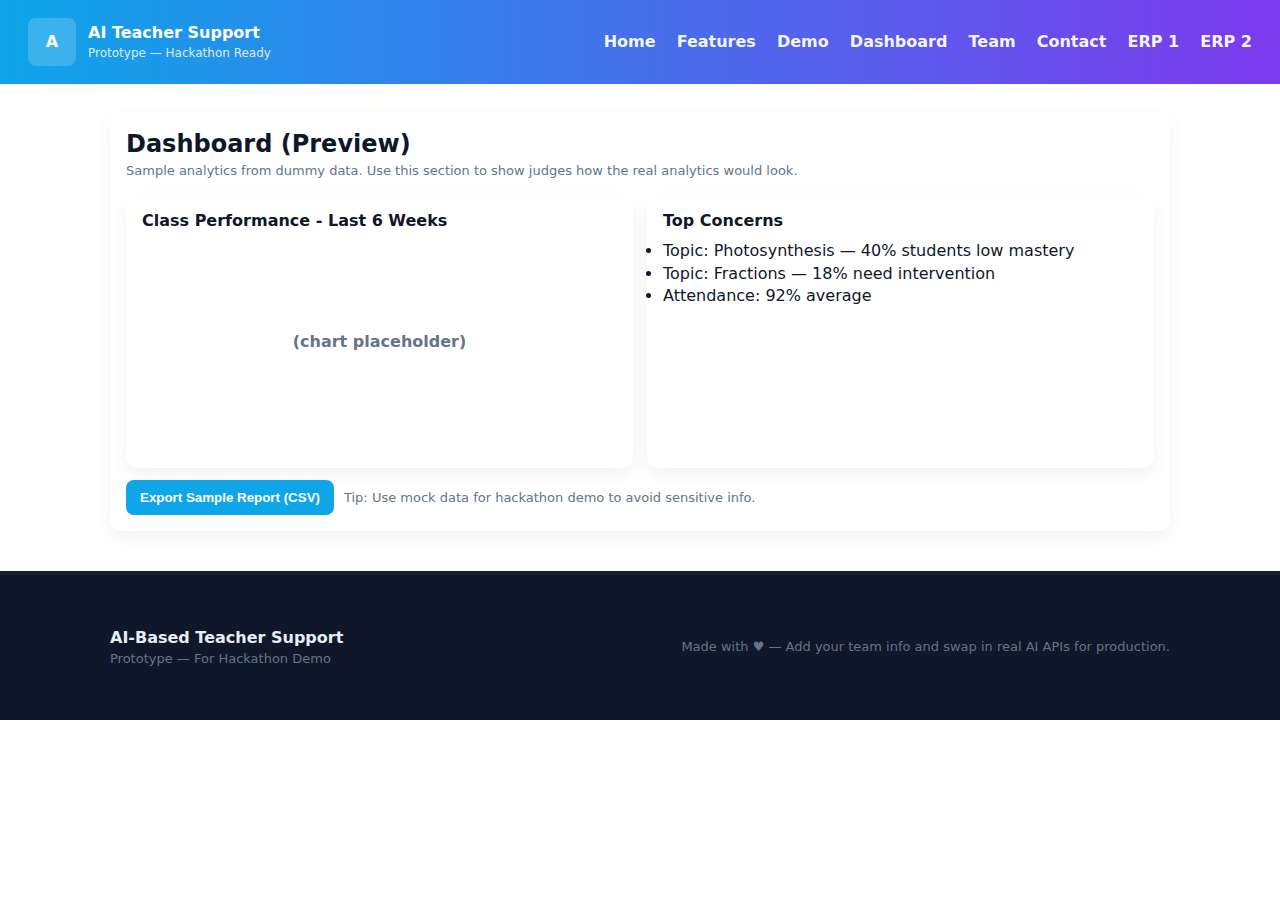
<file: Code/Dashboard.html>
<!doctype html>
<html lang="en">
<head>
  <meta charset="utf-8" />
  <meta name="viewport" content="width=device-width, initial-scale=1" />
  <title>Dashboard — AI Teacher Support</title>
  <link rel="stylesheet" href="../css/styles.css">
</head>
<body>
  <header>
    <div class="brand">
      <div class="logo">A</div>
      <div>
        <div style="font-weight:800">AI Teacher Support</div>
        <div style="font-size:12px;color:rgba(255,255,255,0.85)">Prototype — Hackathon Ready</div>
      </div>
    </div>
    <nav>
      <a href="../index.html">Home</a>
      <a href="Features.html">Features</a>
      <a href="Demo.html">Demo</a>
      <a href="Dashboard.html">Dashboard</a>
      <a href="Team.html">Team</a>
      <a href="Contact.html">Contact</a>
      <a href="../ERP/ERP 1/index.html">ERP 1</a>
      <a href="../ERP/Erp 2/index.html">ERP 2</a>
    </nav>
  </header>

  <main class="container">
    <section id="dashboard" style="margin-top:28px">
      <div class="card">
        <h2>Dashboard (Preview)</h2>
        <p class="muted">Sample analytics from dummy data. Use this section to show judges how the real analytics would look.</p>

        <div style="display:grid;grid-template-columns:1fr 1fr;gap:14px;margin-top:14px">
          <div class="card">
            <h4>Class Performance - Last 6 Weeks</h4>
            <div class="chart" id="chart-class">(chart placeholder)</div>
          </div>
          <div class="card">
            <h4>Top Concerns</h4>
            <ul style="margin-top:8px">
              <li>Topic: Photosynthesis — 40% students low mastery</li>
              <li>Topic: Fractions — 18% need intervention</li>
              <li>Attendance: 92% average</li>
            </ul>
          </div>
        </div>

        <div style="margin-top:12px;display:flex;gap:10px;align-items:center">
          <button class="btn" onclick="downloadCSV()">Export Sample Report (CSV)</button>
          <div class="muted">Tip: Use mock data for hackathon demo to avoid sensitive info.</div>
        </div>
      </div>
    </section>
  </main>

  <footer>
    <div class="container footer-grid">
      <div>
        <div style="font-weight:800">AI-Based Teacher Support</div>
        <div class="muted">Prototype — For Hackathon Demo</div>
      </div>
      <div class="muted">Made with ♥ — Add your team info and swap in real AI APIs for production.</div>
    </div>
  </footer>

  <script src="../js/app.js"></script>
</body>
</html>
</file>
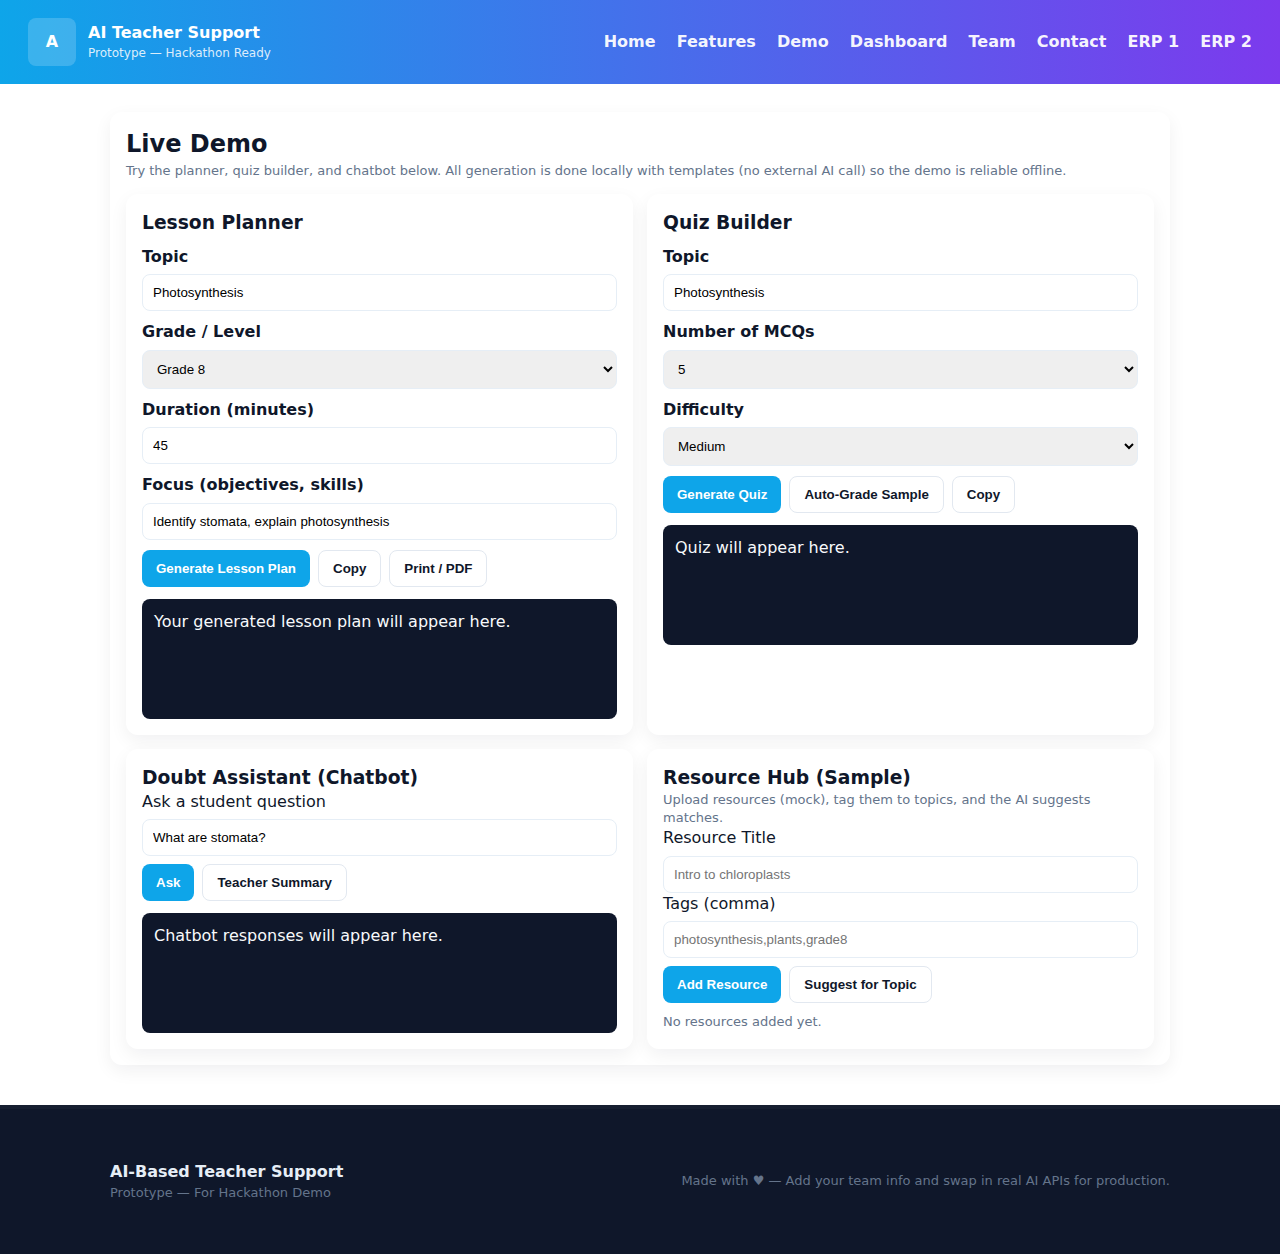
<file: Code/Demo.html>
<!doctype html>
<html lang="en">
<head>
  <meta charset="utf-8" />
  <meta name="viewport" content="width=device-width, initial-scale=1" />
  <title>Demo — AI Teacher Support</title>
  <link rel="stylesheet" href="../css/styles.css">
</head>
<body>
  <header>
    <div class="brand">
      <div class="logo">A</div>
      <div>
        <div style="font-weight:800">AI Teacher Support</div>
        <div style="font-size:12px;color:rgba(255,255,255,0.85)">Prototype — Hackathon Ready</div>
      </div>
    </div>
    <nav>
      <a href="../index.html">Home</a>
      <a href="Features.html">Features</a>
      <a href="Demo.html">Demo</a>
      <a href="Dashboard.html">Dashboard</a>
      <a href="Team.html">Team</a>
      <a href="Contact.html">Contact</a>
      <a href="../ERP/ERP 1/index.html">ERP 1</a>
      <a href="../ERP/Erp 2/index.html">ERP 2</a>
    </nav>
  </header>

  <main class="container">
    <section id="demo" style="margin-top:28px">
      <div class="card">
        <h2>Live Demo</h2>
        <p class="muted">Try the planner, quiz builder, and chatbot below. All generation is done locally with templates (no external AI call) so the demo is reliable offline.</p>

        <div style="display:grid;grid-template-columns:1fr 1fr;gap:14px;margin-top:14px">
          <!-- Lesson Planner -->
          <div class="card">
            <h3>Lesson Planner</h3>
            <div class="demo-controls">
              <label>Topic</label>
              <input id="lp-topic" type="text" placeholder="e.g. Photosynthesis" value="Photosynthesis">

              <label>Grade / Level</label>
              <select id="lp-grade"><option>Grade 6</option><option selected>Grade 8</option><option>High School</option><option>College</option></select>

              <label>Duration (minutes)</label>
              <input id="lp-duration" type="text" placeholder="e.g. 45" value="45">

              <label>Focus (objectives, skills)</label>
              <input id="lp-focus" type="text" placeholder="e.g. Identify stomata, explain photosynthesis" value="Identify stomata, explain photosynthesis">

              <div style="margin-top:10px;display:flex;gap:8px">
                <button class="btn" onclick="generateLesson()">Generate Lesson Plan</button>
                <button class="btn secondary" onclick="copyToClipboard('lesson-output')">Copy</button>
                <button class="btn secondary" onclick="printArea('lesson-output')">Print / PDF</button>
              </div>

              <div id="lesson-output" class="output" style="min-height:120px;margin-top:12px">Your generated lesson plan will appear here.</div>
            </div>
          </div>

          <!-- Quiz Builder -->
          <div class="card">
            <h3>Quiz Builder</h3>
            <div class="demo-controls">
              <label>Topic</label>
              <input id="q-topic" type="text" placeholder="e.g. Photosynthesis" value="Photosynthesis">
              <label>Number of MCQs</label>
              <select id="q-count"><option>3</option><option selected>5</option><option>8</option></select>
              <label>Difficulty</label>
              <select id="q-diff"><option>Easy</option><option selected>Medium</option><option>Hard</option></select>

              <div style="margin-top:10px;display:flex;gap:8px">
                <button class="btn" onclick="generateQuiz()">Generate Quiz</button>
                <button class="btn secondary" onclick="gradeSampleAnswers()">Auto-Grade Sample</button>
                <button class="btn secondary" onclick="copyToClipboard('quiz-output')">Copy</button>
              </div>

              <div id="quiz-output" class="output" style="min-height:120px;margin-top:12px">Quiz will appear here.</div>
            </div>
          </div>
        </div>

        <div style="display:grid;grid-template-columns:1fr 1fr;gap:14px;margin-top:14px">
          <!-- Chatbot -->
          <div class="card">
            <h3>Doubt Assistant (Chatbot)</h3>
            <div>
              <label>Ask a student question</label>
              <input id="chat-input" type="text" placeholder="e.g. What are stomata?" value="What are stomata?">
              <div style="margin-top:8px;display:flex;gap:8px"><button class="btn" onclick="chatAsk()">Ask</button>
              <button class="btn secondary" onclick="summarizeDoubts()">Teacher Summary</button></div>

              <div id="chat-output" class="output" style="min-height:120px;margin-top:12px">Chatbot responses will appear here.</div>
            </div>
          </div>

          <!-- Resource Hub -->
          <div class="card">
            <h3>Resource Hub (Sample)</h3>
            <p class="muted">Upload resources (mock), tag them to topics, and the AI suggests matches.</p>
            <label>Resource Title</label>
            <input id="res-title" type="text" placeholder="Intro to chloroplasts">
            <label>Tags (comma)</label>
            <input id="res-tags" type="text" placeholder="photosynthesis,plants,grade8">
            <div style="margin-top:8px;display:flex;gap:8px"><button class="btn" onclick="addResource()">Add Resource</button>
            <button class="btn secondary" onclick="suggestResources()">Suggest for Topic</button></div>
            <div id="res-list" style="margin-top:10px"></div>
          </div>
        </div>
      </div>
    </section>
  </main>

  <footer>
    <div class="container footer-grid">
      <div>
        <div style="font-weight:800">AI-Based Teacher Support</div>
        <div class="muted">Prototype — For Hackathon Demo</div>
      </div>
      <div class="muted">Made with ♥ — Add your team info and swap in real AI APIs for production.</div>
    </div>
  </footer>

  <script src="../js/app.js"></script>
</body>
</html>
</file>
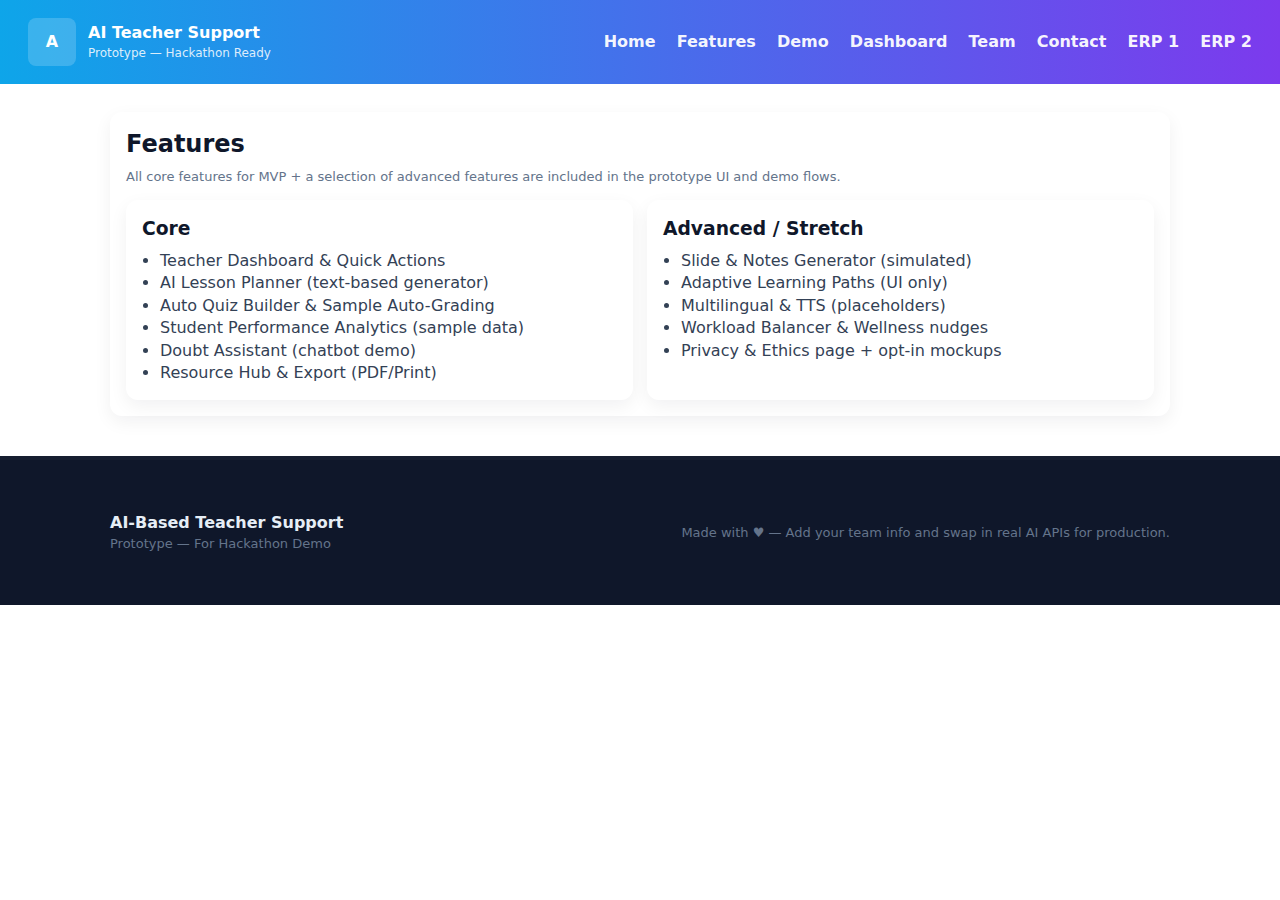
<file: Code/Features.html>
<!doctype html>
<html lang="en">
<head>
  <meta charset="utf-8" />
  <meta name="viewport" content="width=device-width, initial-scale=1" />
  <title>Features — AI Teacher Support</title>
  <link rel="stylesheet" href="../css/styles.css">
</head>
<body>
  <header>
    <div class="brand">
      <div class="logo">A</div>
      <div>
        <div style="font-weight:800">AI Teacher Support</div>
        <div style="font-size:12px;color:rgba(255,255,255,0.85)">Prototype — Hackathon Ready</div>
      </div>
    </div>
    <nav>
      <a href="../index.html">Home</a>
      <a href="Features.html">Features</a>
      <a href="Demo.html">Demo</a>
      <a href="Dashboard.html">Dashboard</a>
      <a href="Team.html">Team</a>
      <a href="Contact.html">Contact</a>
      <a href="../ERP/ERP 1/index.html">ERP 1</a>
      <a href="../ERP/Erp 2/index.html">ERP 2</a>
    </nav>
  </header>

  <main class="container">
    <section id="features" style="margin-top:28px">
      <div class="card">
        <h2>Features</h2>
        <p class="muted" style="margin-top:6px">All core features for MVP + a selection of advanced features are included in the prototype UI and demo flows.</p>

        <div style="display:grid;grid-template-columns:1fr 1fr;gap:14px;margin-top:14px">
          <div class="card">
            <h3>Core</h3>
            <ul style="margin-top:8px;list-style:disc;margin-left:18px;color:#334155">
              <li>Teacher Dashboard & Quick Actions</li>
              <li>AI Lesson Planner (text-based generator)</li>
              <li>Auto Quiz Builder & Sample Auto-Grading</li>
              <li>Student Performance Analytics (sample data)</li>
              <li>Doubt Assistant (chatbot demo)</li>
              <li>Resource Hub & Export (PDF/Print)</li>
            </ul>
          </div>
          <div class="card">
            <h3>Advanced / Stretch</h3>
            <ul style="margin-top:8px;list-style:disc;margin-left:18px;color:#334155">
              <li>Slide & Notes Generator (simulated)</li>
              <li>Adaptive Learning Paths (UI only)</li>
              <li>Multilingual & TTS (placeholders)</li>
              <li>Workload Balancer & Wellness nudges</li>
              <li>Privacy & Ethics page + opt-in mockups</li>
            </ul>
          </div>
        </div>
      </div>
    </section>
  </main>

  <footer>
    <div class="container footer-grid">
      <div>
        <div style="font-weight:800">AI-Based Teacher Support</div>
        <div class="muted">Prototype — For Hackathon Demo</div>
      </div>
      <div class="muted">Made with ♥ — Add your team info and swap in real AI APIs for production.</div>
    </div>
  </footer>

  <script src="../js/app.js"></script>
</body>
</html>
</file>
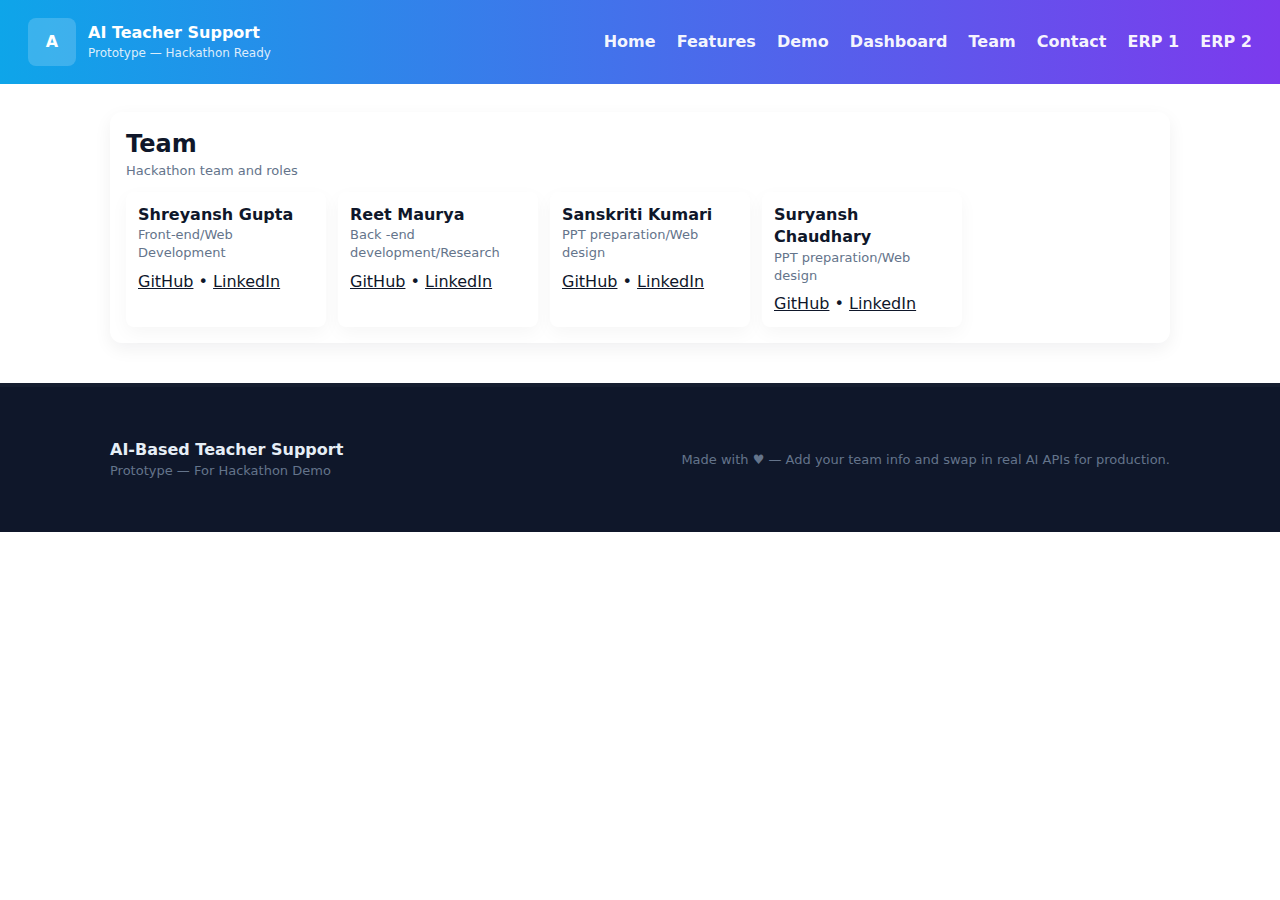
<file: Code/Team.html>
<!doctype html>
<html lang="en">
<head>
  <meta charset="utf-8" />
  <meta name="viewport" content="width=device-width, initial-scale=1" />
  <title>Team — AI Teacher Support</title>
  <link rel="stylesheet" href="../css/styles.css">
</head>
<body>
  <header>
    <div class="brand">
      <div class="logo">A</div>
      <div>
        <div style="font-weight:800">AI Teacher Support</div>
        <div style="font-size:12px;color:rgba(255,255,255,0.85)">Prototype — Hackathon Ready</div>
      </div>
    </div>
    <nav>
      <a href="../index.html">Home</a>
      <a href="Features.html">Features</a>
      <a href="Demo.html">Demo</a>
      <a href="Dashboard.html">Dashboard</a>
      <a href="Team.html">Team</a>
      <a href="Contact.html">Contact</a>
      <a href="../ERP/ERP 1/index.html">ERP 1</a>
      <a href="../ERP/Erp 2/index.html">ERP 2</a>
    </nav>
  </header>

  <main class="container">
    <section id="team" style="margin-top:28px">
      <div class="card">
        <h2>Team</h2>
        <p class="muted">Hackathon team and roles</p>
        <div style="display:flex;gap:12px;margin-top:12px;flex-wrap:wrap">
          <div style="flex:0 0 200px;background:#fff;border-radius:8px;padding:12px;box-shadow:0 6px 18px rgba(2,6,23,0.04)">
            <div style="font-weight:800">Shreyansh Gupta</div>
            <div class="muted">Front-end/Web Development</div>
            <div style="margin-top:8px"><a href="https://github.com/ShreyanshGupta205" target="_blank" rel="noopener noreferrer">GitHub</a> • <a href="https://www.linkedin.com/in/shreyanshgupta205/" target="_blank" rel="noopener noreferrer">LinkedIn</a></div>
          </div>
          <div style="flex:0 0 200px;background:#fff;border-radius:8px;padding:12px;box-shadow:0 6px 18px rgba(2,6,23,0.04)">
            <div style="font-weight:800">Reet Maurya</div>
            <div class="muted">Back -end development/Research</div>
            <div style="margin-top:8px"><a href="#" target="_blank" rel="noopener noreferrer">GitHub</a> • <a href="https://www.linkedin.com/in/reet1309/" target="_blank" rel="noopener noreferrer">LinkedIn</a></div>
          </div>
          <div style="flex:0 0 200px;background:#fff;border-radius:8px;padding:12px;box-shadow:0 6px 18px rgba(2,6,23,0.04)">
            <div style="font-weight:800">Sanskriti Kumari</div>
            <div class="muted">PPT preparation/Web design</div>
            <div style="margin-top:8px"><a href="https://github.com/sanskriti2005-bot" target="_blank" rel="noopener noreferrer">GitHub</a> • <a href="https://in.linkedin.com/in/sanskriti-singh-81b84131a" target="_blank" rel="noopener noreferrer">LinkedIn</a></div>
          </div>
          <div style="flex:0 0 200px;background:#fff;border-radius:8px;padding:12px;box-shadow:0 6px 18px rgba(2,6,23,0.04)">
            <div style="font-weight:800">Suryansh Chaudhary</div>
            <div class="muted">PPT preparation/Web design</div>
            <div style="margin-top:8px"><a href="#" target="_blank" rel="noopener noreferrer">GitHub</a> • <a href="https://www.linkedin.com/in/suryansh-chaudhary-44913636a/" target="_blank" rel="noopener noreferrer">LinkedIn</a></div>
          </div>
        </div>
      </div>
    </section>
  </main>

  <footer>
    <div class="container footer-grid">
      <div>
        <div style="font-weight:800">AI-Based Teacher Support</div>
        <div class="muted">Prototype — For Hackathon Demo</div>
      </div>
      <div class="muted">Made with ♥ — Add your team info and swap in real AI APIs for production.</div>
    </div>
  </footer>

  <script src="../js/app.js"></script>
</body>
</html>
</file>
<file: css/styles.css>
/* Basic Reset */
*{box-sizing:border-box;margin:0;padding:0}
html,body{height:100%;font-family:Inter,ui-sans-serif,system-ui,-apple-system,Segoe UI,Roboto,"Helvetica Neue",Arial;line-height:1.4;color:#0f172a}
a{color:inherit}

/* Layout */
header{background:linear-gradient(90deg,#0ea5e9,#7c3aed);color:white;padding:18px 28px;display:flex;align-items:center;justify-content:space-between}
header .brand{display:flex;gap:12px;align-items:center}
.logo{width:48px;height:48px;border-radius:8px;background:rgba(255,255,255,0.18);display:flex;align-items:center;justify-content:center;font-weight:700}
nav a{margin-left:16px;color:rgba(255,255,255,0.95);text-decoration:none;font-weight:600}

.container{max-width:1100px;margin:28px auto;padding:0 20px}
.hero{display:flex;gap:28px;align-items:center}
.hero-left{flex:1}
.hero h1{font-size:30px;margin-bottom:8px}
.hero p{color:#334155;margin-bottom:12px}
.cta{display:flex;gap:12px}
.btn{background:#0ea5e9;color:white;padding:10px 14px;border-radius:8px;border:none;cursor:pointer;font-weight:700}
.btn.secondary{background:white;color:#0f172a;border:1px solid #e2e8f0}

.grid{display:grid;gap:18px}
.two-col{grid-template-columns:1fr 420px}
.card{background:white;border-radius:12px;box-shadow:0 6px 18px rgba(15,23,42,0.06);padding:16px}

.features{display:grid;grid-template-columns:repeat(3,1fr);gap:12px;margin-top:18px}
.feature{background:linear-gradient(180deg,#fff,#fbfbff);border-radius:10px;padding:14px;border:1px solid #eef2ff}
.feature h4{margin-bottom:8px}
.feature p{font-size:13px;color:#475569}

/* Demo area */
.demo-controls label{display:block;font-weight:700;margin-top:10px}
input[type=text],select,textarea{width:100%;padding:10px;border-radius:8px;border:1px solid #e6eef6;margin-top:6px}
textarea{min-height:90px}
.output{white-space:pre-wrap;background:#0f172a;color:#f8fafc;padding:12px;border-radius:8px;margin-top:12px}

/* Dashboard charts placeholder */
.chart{height:220px;display:flex;align-items:center;justify-content:center;color:#64748b;font-weight:700}

footer{margin-top:40px;padding:24px;background:#0f172a;color:#e6eef6;border-top:4px solid rgba(255,255,255,0.03)}
footer .footer-grid{display:flex;gap:20px;justify-content:space-between;align-items:center}

/* Responsive */
@media (max-width:900px){.features{grid-template-columns:repeat(2,1fr)}.two-col{grid-template-columns:1fr}
  header{padding:14px}nav a{display:none}}

/* Small helpers */
.muted{color:#64748b;font-size:13px}
.chip{display:inline-block;padding:6px 8px;background:#eef2ff;border-radius:999px;font-weight:700;color:#0f172a}
.kbd{background:#111827;color:white;padding:4px 8px;border-radius:6px;font-size:12px}
</file>
